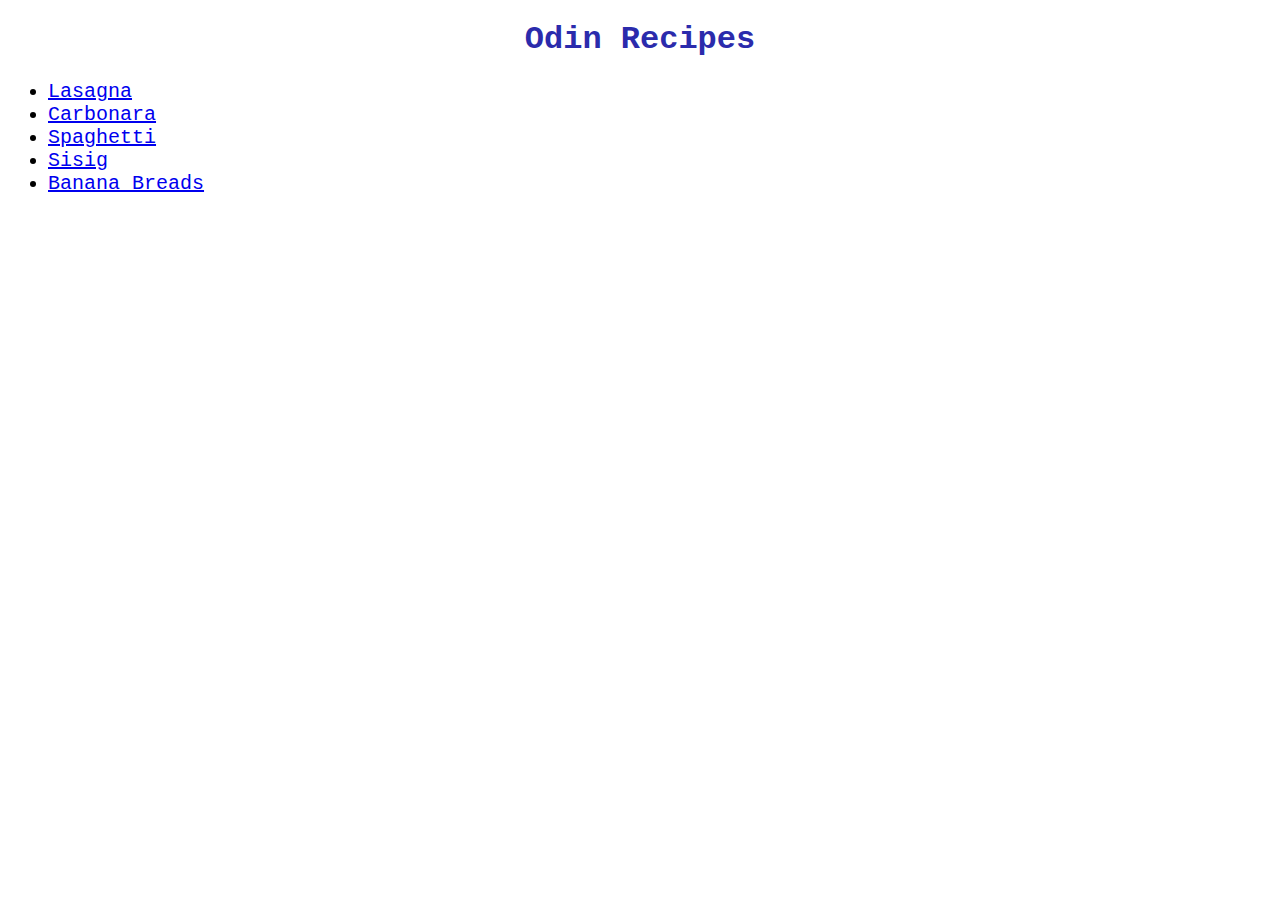
<file: index.html>
<!DOCTYPE html>
<html lang="en">
    <head>
        <meta charset="UTF-8">
        <meta http-equiv="X-UA-Compatible" content="IE=edge">
        <meta name="viewport" content="width=device-width, initial-scale=1.0">
        <title> Odin Recipes </title>
        <link rel="stylesheet" href="styles.css">
    <body>
        <h1> Odin Recipes</h1>
        <ul class="list-main">
            <li> <a href="recipes/lasasgna.html"> Lasagna </a></li>
            <li> <a href="recipes/carbonara.html"> Carbonara </a></li>
            <li> <a href="recipes/spaghetti.html"> Spaghetti </a></li>
            <li><a href="recipes/sisig.html"> Sisig</a></li>
            <li><a href="recipes/banana-bread.html"> Banana Breads</a></li>
        </ul>
    </body>
    </head>
</html>
</file>
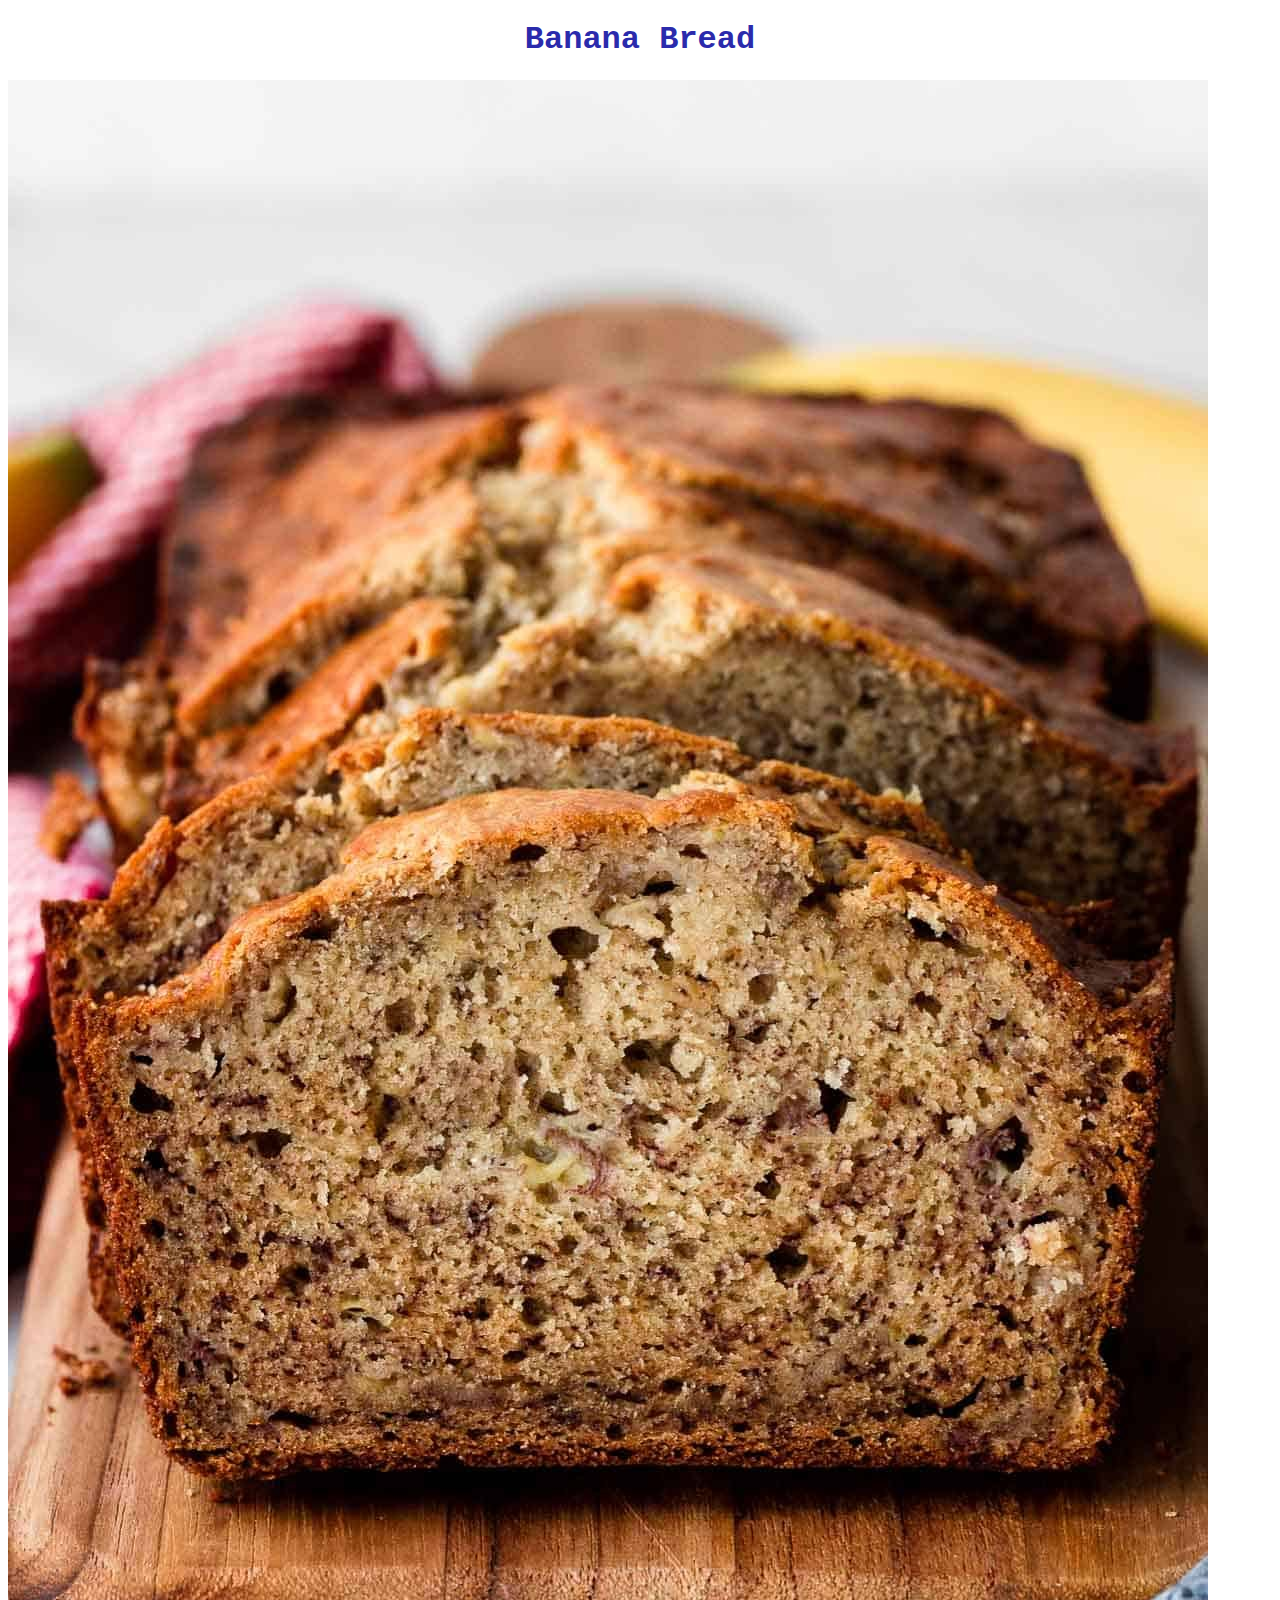
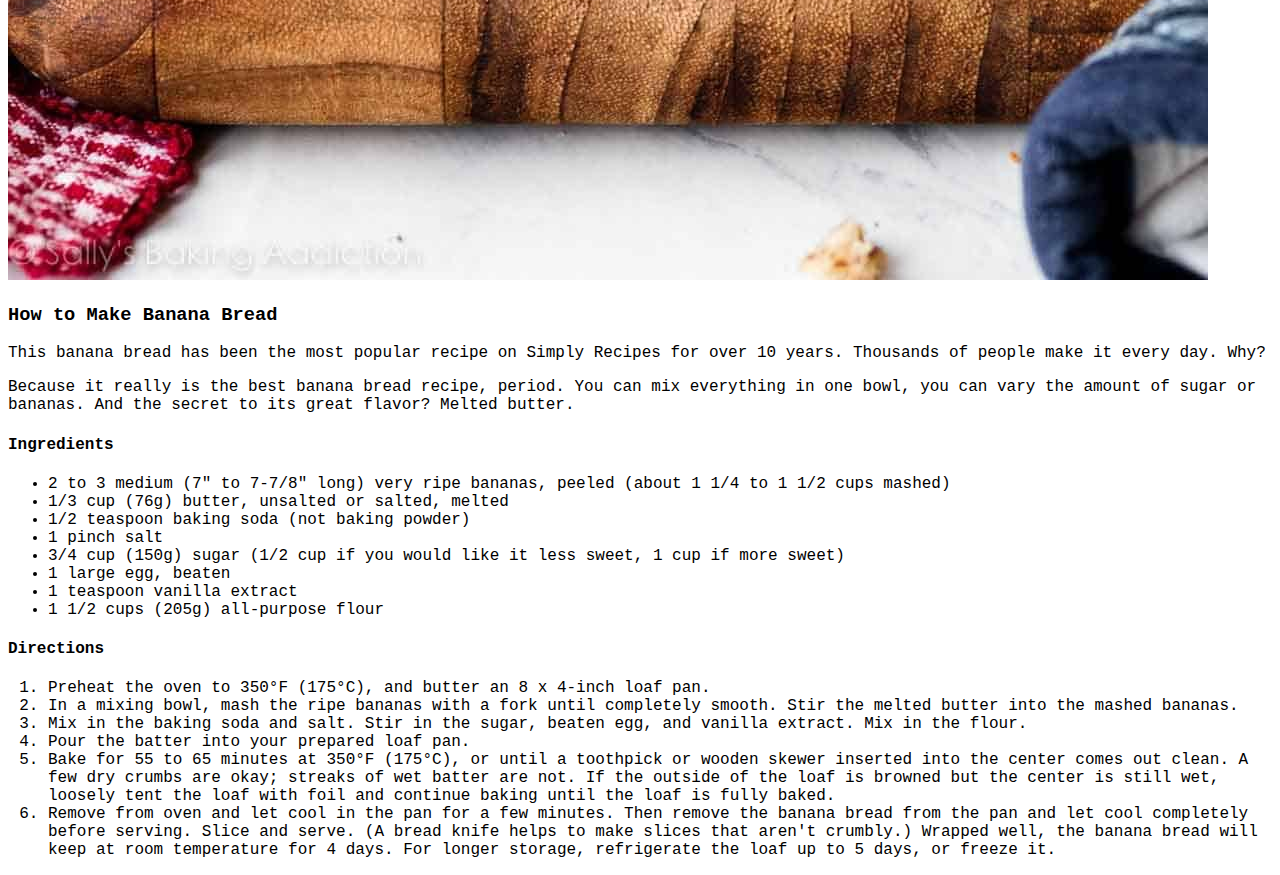
<file: recipes/banana-bread.html>
<!DOCTYPE html>
<html lang="en">
<head>
    <meta charset="UTF-8">
    <meta http-equiv="X-UA-Compatible" content="IE=edge">
    <meta name="viewport" content="width=device-width, initial-scale=1.0">
    <title>Banana Bread</title>
    <link rel="stylesheet" href="../styles.css">
</head>

<body> 
    <h1> Banana Bread</h1>
    <img src="../img/banana-bread.jpg">

    <h3> How to Make Banana Bread</h3>
    <p> This banana bread has been the most popular recipe on Simply Recipes for over 10 years. Thousands of people make it every day. Why? </p>
    <p> Because it really is the best banana bread recipe, period. You can mix everything in one bowl, you can vary the amount of sugar or bananas. And the secret to its great flavor? Melted butter.</p>

    <h4 class="header"> Ingredients</h4>
    <ul> 
        <li> 2 to 3 medium (7" to 7-7/8" long) very ripe bananas, peeled (about 1 1/4 to 1 1/2 cups mashed)</li>
        <li> 1/3 cup (76g) butter, unsalted or salted, melted </li>
        <li> 1/2 teaspoon baking soda (not baking powder) </li>
        <li> 1 pinch salt </li>
        <li> 3/4 cup (150g) sugar (1/2 cup if you would like it less sweet, 1 cup if more sweet) </li>
        <li> 1 large egg, beaten </li>
        <li> 1 teaspoon vanilla extract </li>
        <li> 1 1/2 cups (205g) all-purpose flour</li>
    </ul>

    <h4> Directions </h4>
    <ol> 
        <li> Preheat the oven to 350°F (175°C), and butter an 8 x 4-inch loaf pan. </li>
        <li> In a mixing bowl, mash the ripe bananas with a fork until completely smooth. Stir the melted butter into the mashed bananas.</li>
        <li> Mix in the baking soda and salt. Stir in the sugar, beaten egg, and vanilla extract. Mix in the flour. </li>
        <li> Pour the batter into your prepared loaf pan. </li>
        <li> Bake for 55 to 65 minutes at 350°F (175°C), or until a toothpick or wooden skewer inserted into the center comes out clean. A few dry crumbs are okay; streaks of wet batter are not. If the outside of the loaf is browned but the center is still wet, loosely tent the loaf with foil and continue baking until the loaf is fully baked. </li>
        <li> Remove from oven and let cool in the pan for a few minutes. Then remove the banana bread from the pan and let cool completely before serving. Slice and serve. (A bread knife helps to make slices that aren't crumbly.) Wrapped well, the banana bread will keep at room temperature for 4 days. For longer storage, refrigerate the loaf up to 5 days, or freeze it.</li>
    </ol>
</body>
</html>
</file>
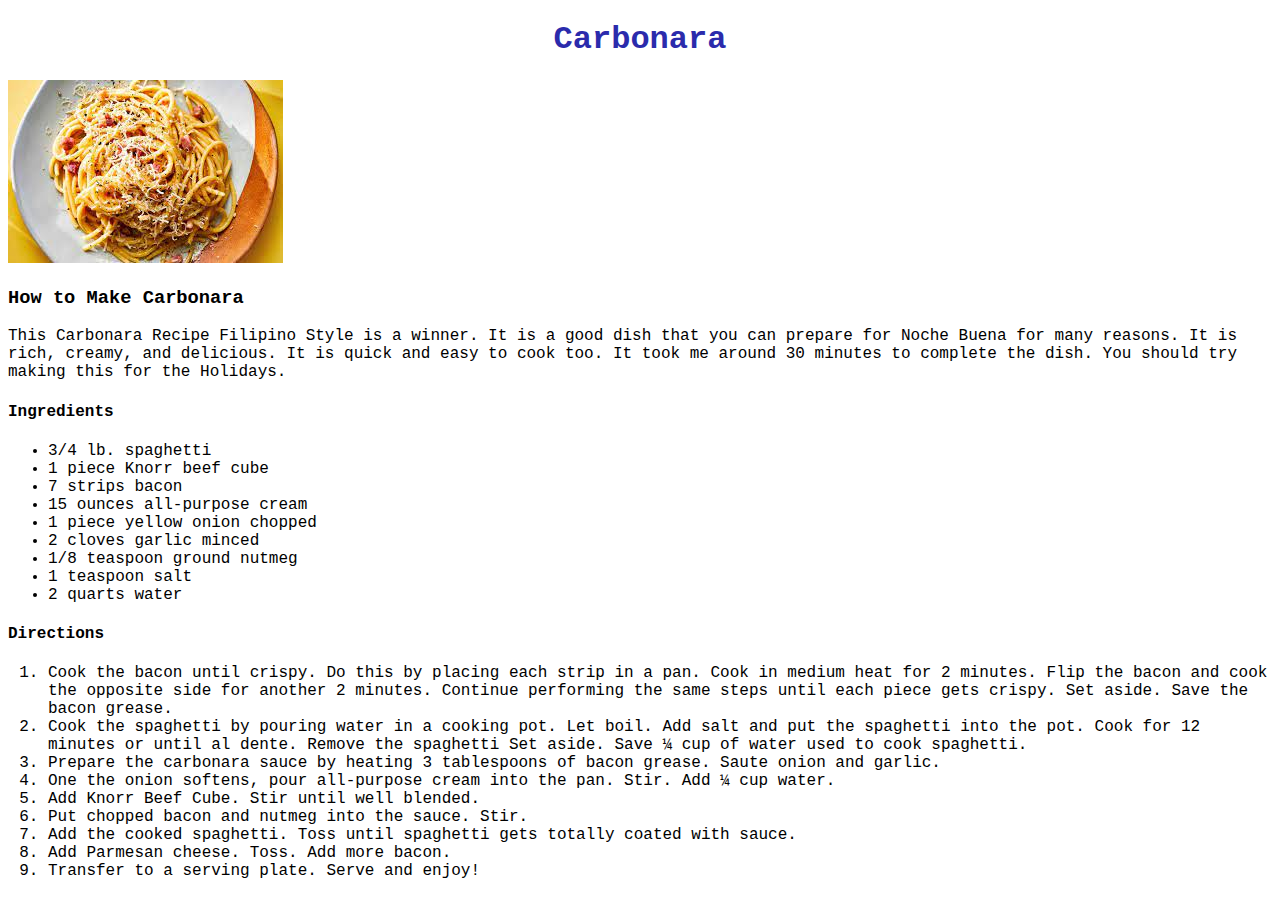
<file: recipes/carbonara.html>
<!DOCTYPE html>
<html lang="en">
    <head> 
        <meta charset=" UTF-8">
        <meta http-equiv="X-UA-Compatible" content="IE=edge">
        <meta name="viewport" content="width=device-width, initial-scale=1.0">
        <title> Carbonara </title>
        <link rel="stylesheet" href="../styles.css">
    </head>

    <body> 
        <h1> Carbonara </h1>
        <img src="../img/carbonara.jpeg">

        <h3> How to Make Carbonara </h3>
        <p> This Carbonara Recipe Filipino Style is a winner. It is a good dish that you can prepare for Noche Buena for many reasons. It is rich, creamy, and delicious. It is quick and easy to cook too. It took me around 30 minutes to complete the dish. You should try making this for the Holidays.</p>

        <h4 class="header"> Ingredients</h4>
        <ul> 
            <li> 3/4 lb. spaghetti </li>
            <li> 1 piece Knorr beef cube </li>
            <li> 7 strips bacon </li>
            <li> 15 ounces all-purpose cream </li>
            <li> 1 piece yellow onion chopped </li>
            <li> 2 cloves garlic minced </li>
            <li> 1/8 teaspoon ground nutmeg </li>
            <li> 1 teaspoon salt </li>
            <li> 2 quarts water </li>
        </ul>

        <h4> Directions </h4>
        <ol> 
            <li> Cook the bacon until crispy. Do this by placing each strip in a pan. Cook in medium heat for 2 minutes. Flip the bacon and cook the opposite side for another 2 minutes. Continue performing the same steps until each piece gets crispy. Set aside. Save the bacon grease. </li>
            <li> Cook the spaghetti by pouring water in a cooking pot. Let boil. Add salt and put the spaghetti into the pot. Cook for 12 minutes or until al dente. Remove the spaghetti Set aside. Save ¼ cup of water used to cook spaghetti. </li>
            <li> Prepare the carbonara sauce by heating 3 tablespoons of bacon grease. Saute onion and garlic. </li>
            <li> One the onion softens, pour all-purpose cream into the pan. Stir. Add ¼ cup water. </li>
            <li> Add Knorr Beef Cube. Stir until well blended. </li>
            <li> Put chopped bacon and nutmeg into the sauce. Stir. </li>
            <li> Add the cooked spaghetti. Toss until spaghetti gets totally coated with sauce. </li>
            <li> Add Parmesan cheese. Toss. Add more bacon. </li>
            <li> Transfer to a serving plate. Serve and enjoy! </li>
        </ol>
    </body>
</html>
</file>
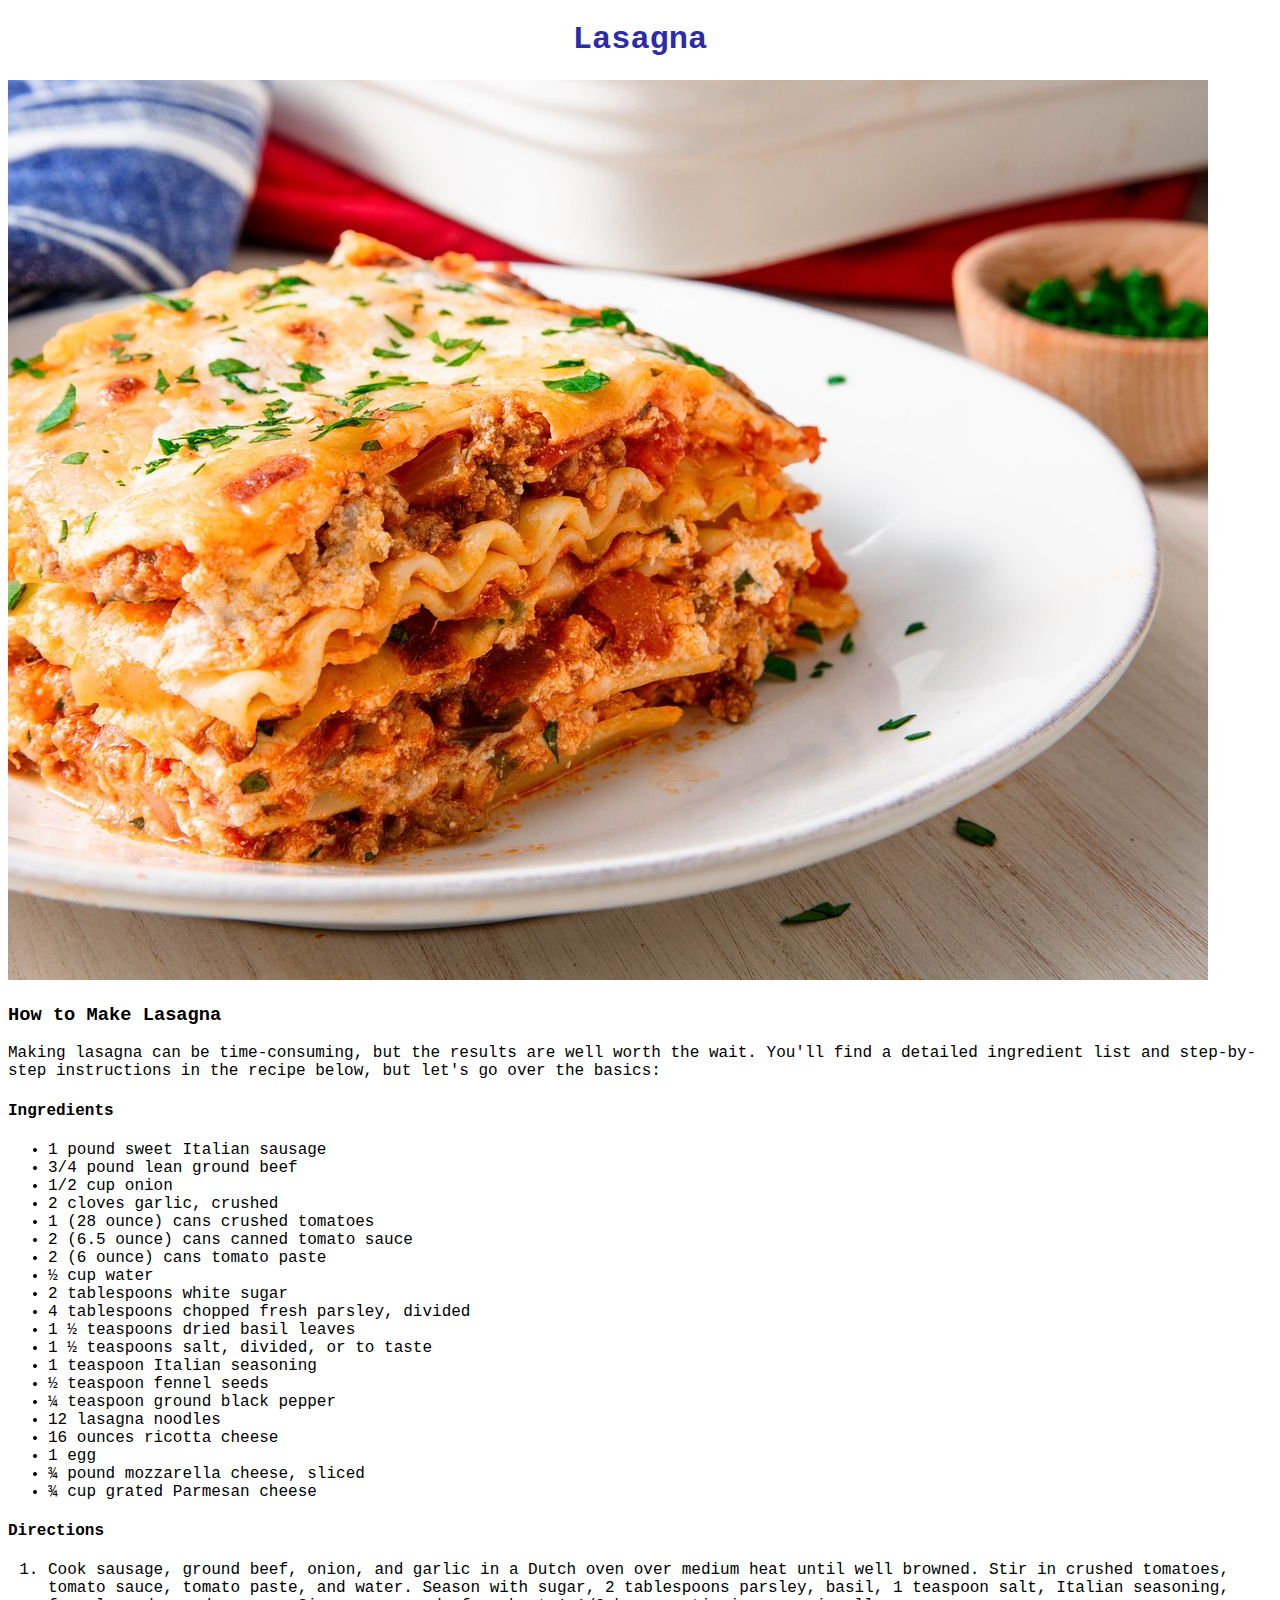
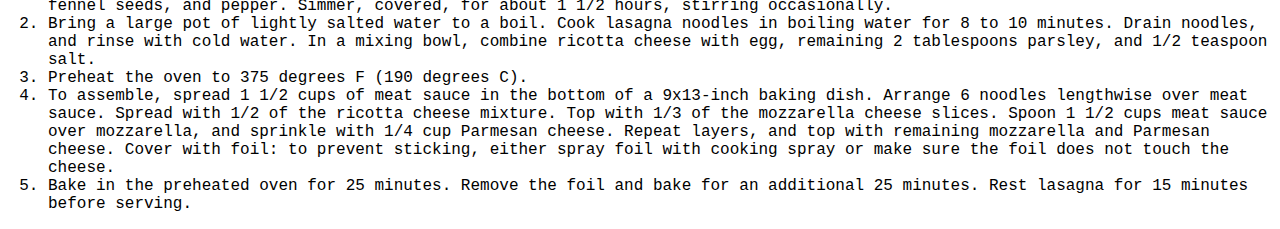
<file: recipes/lasasgna.html>
<!DOCTYPE html> 
<html lang="en">
    <head> 
        <meta charset="UTF-8">
        <meta http-equiv="X-UA-Compatible" content="IE=edge">
        <meta name="viewport" content="width=device-width, initial-scale=1.0">
        <title> Lasagna </title>
        <link rel="stylesheet" href="../styles.css">
    </head>
    <body> 
        <h1> Lasagna </h1>

        <img src="../img/lasagna.jpg">

        <h3> How to Make Lasagna</h3>
        <p> Making lasagna can be time-consuming, but the results are well worth the wait. You'll find a detailed ingredient list and step-by-step instructions in the recipe below, but let's go over the basics:        </p>

        <h4> Ingredients</h4>
        <ul> 
            <li> 1 pound sweet Italian sausage </li>
            <li> 3/4 pound lean ground beef</li>
            <li> 1/2 cup onion </li>
            <li> 2 cloves garlic, crushed </li>
            <li> 1 (28 ounce) cans crushed tomatoes</li>
            <li> 2 (6.5 ounce) cans canned tomato sauce</li>
            <li> 2 (6 ounce) cans tomato paste </li>
            <li> ½ cup water </li>
            <li> 2 tablespoons white sugar </li>
            <li> 4 tablespoons chopped fresh parsley, divided </li>
            <li> 1 ½ teaspoons dried basil leaves </li>
            <li> 1 ½ teaspoons salt, divided, or to taste </li>
            <li> 1 teaspoon Italian seasoning </li>
            <li> ½ teaspoon fennel seeds </li>
            <li> ¼ teaspoon ground black pepper </li>
            <li> 12 lasagna noodles </li>
            <li> 16 ounces ricotta cheese </li>
            <li> 1 egg </li>
            <li> ¾ pound mozzarella cheese, sliced </li>
            <li> ¾ cup grated Parmesan cheese </li>
        </ul>

        <h4> Directions </h4>
        <ol> 
            <li> Cook sausage, ground beef, onion, and garlic in a Dutch oven over medium heat until well browned. Stir in crushed tomatoes, tomato sauce, tomato paste, and water. Season with sugar, 2 tablespoons parsley, basil, 1 teaspoon salt, Italian seasoning, fennel seeds, and pepper. Simmer, covered, for about 1 1/2 hours, stirring occasionally.</li>
            <li> Bring a large pot of lightly salted water to a boil. Cook lasagna noodles in boiling water for 8 to 10 minutes. Drain noodles, and rinse with cold water. In a mixing bowl, combine ricotta cheese with egg, remaining 2 tablespoons parsley, and 1/2 teaspoon salt. </li>
            <li> Preheat the oven to 375 degrees F (190 degrees C).</li>
            <li> To assemble, spread 1 1/2 cups of meat sauce in the bottom of a 9x13-inch baking dish. Arrange 6 noodles lengthwise over meat sauce. Spread with 1/2 of the ricotta cheese mixture. Top with 1/3 of the mozzarella cheese slices. Spoon 1 1/2 cups meat sauce over mozzarella, and sprinkle with 1/4 cup Parmesan cheese. Repeat layers, and top with remaining mozzarella and Parmesan cheese. Cover with foil: to prevent sticking, either spray foil with cooking spray or make sure the foil does not touch the cheese. </li>
            <li> Bake in the preheated oven for 25 minutes. Remove the foil and bake for an additional 25 minutes. Rest lasagna for 15 minutes before serving.</li>
        </ol>
    </body>
</html>
</file>
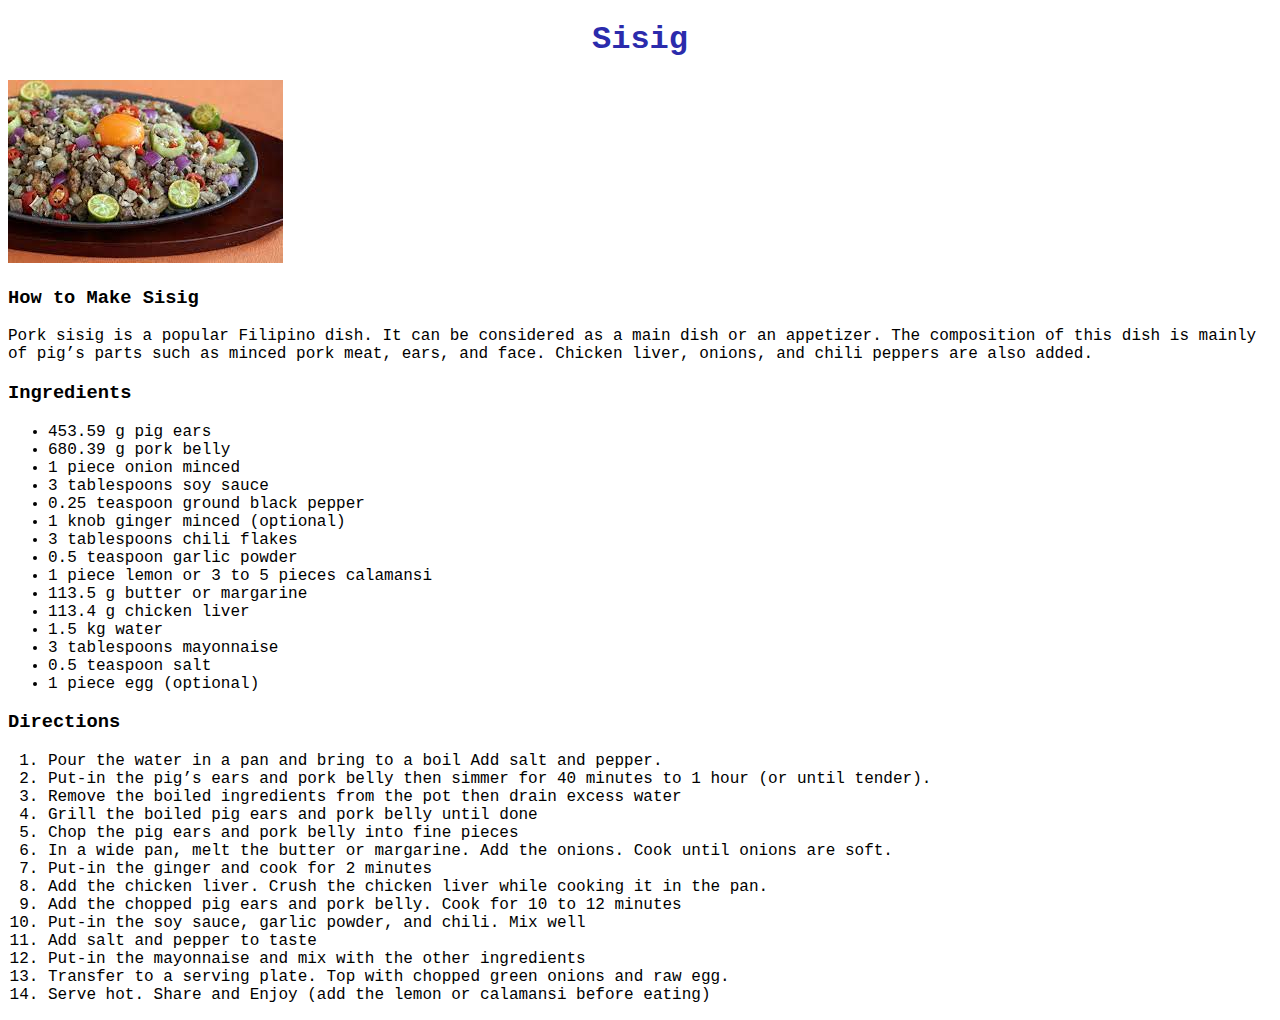
<file: recipes/sisig.html>
<!DOCTYPE html> 
<html>
    <head> 
        <meta charset="UTF-8">
        <meta http-equiv="X-UA-Compatible" content="IE=edge">
        <meta name="viewport" content="width=device-width, initial-scale=1.0">
        <title> Sisig </title>
        <link rel="stylesheet" href="../styles.css">
    </head>

    <body> 
        <h1> Sisig </h1>
        <img src="../img/sisig.jpeg">

        <h3> How to Make Sisig </h3>
        <p> Pork sisig is a popular Filipino dish. It can be considered as a main dish or an appetizer. The composition of this dish is mainly of pig’s parts such as minced pork meat, ears, and face. Chicken liver, onions, and chili peppers are also added.</p>

        <h3> Ingredients </h3>
        <ul> 
            <li>453.59 g pig ears</li>
            <li>680.39 g pork belly</li>
            <li> 1 piece onion minced</li>
            <li> 3 tablespoons soy sauce</li>
            <li> 0.25 teaspoon ground black pepper</li>
            <li> 1 knob ginger minced (optional) </li>
            <li> 3 tablespoons chili flakes </li>
            <li> 0.5 teaspoon garlic powder</li>
            <li> 1 piece lemon or 3 to 5 pieces calamansi </li>
            <li> 113.5 g butter or margarine </li>
            <li> 113.4 g chicken liver </li>
            <li> 1.5 kg water </li>
            <li> 3 tablespoons mayonnaise </li>
            <li> 0.5 teaspoon salt</li>
            <li> 1 piece egg (optional)</li>
        </ul>
        
        <h3> Directions</h3>
        <ol>
            <li>Pour the water in a pan and bring to a boil Add salt and pepper.</li>
            <li> Put-in the pig’s ears and pork belly then simmer for 40 minutes to 1 hour (or until tender). </li>
            <li> Remove the boiled ingredients from the pot then drain excess water</li>
            <li> Grill the boiled pig ears and pork belly until done</li>
            <li> Chop the pig ears and pork belly into fine pieces </li>
            <li> In a wide pan, melt the butter or margarine. Add the onions. Cook until onions are soft.</li>
            <li> Put-in the ginger and cook for 2 minutes </li>
            <li> Add the chicken liver. Crush the chicken liver while cooking it in the pan.</li>
            <li> Add the chopped pig ears and pork belly. Cook for 10 to 12 minutes</li>
            <li> Put-in the soy sauce, garlic powder, and chili. Mix well</li>
            <li> Add salt and pepper to taste </li>
            <li> Put-in the mayonnaise and mix with the other ingredients</li>
            <li> Transfer to a serving plate. Top with chopped green onions and raw egg.</li>
            <li> Serve hot. Share and Enjoy (add the lemon or calamansi before eating) </li>
        </ol>
</html>
</file>
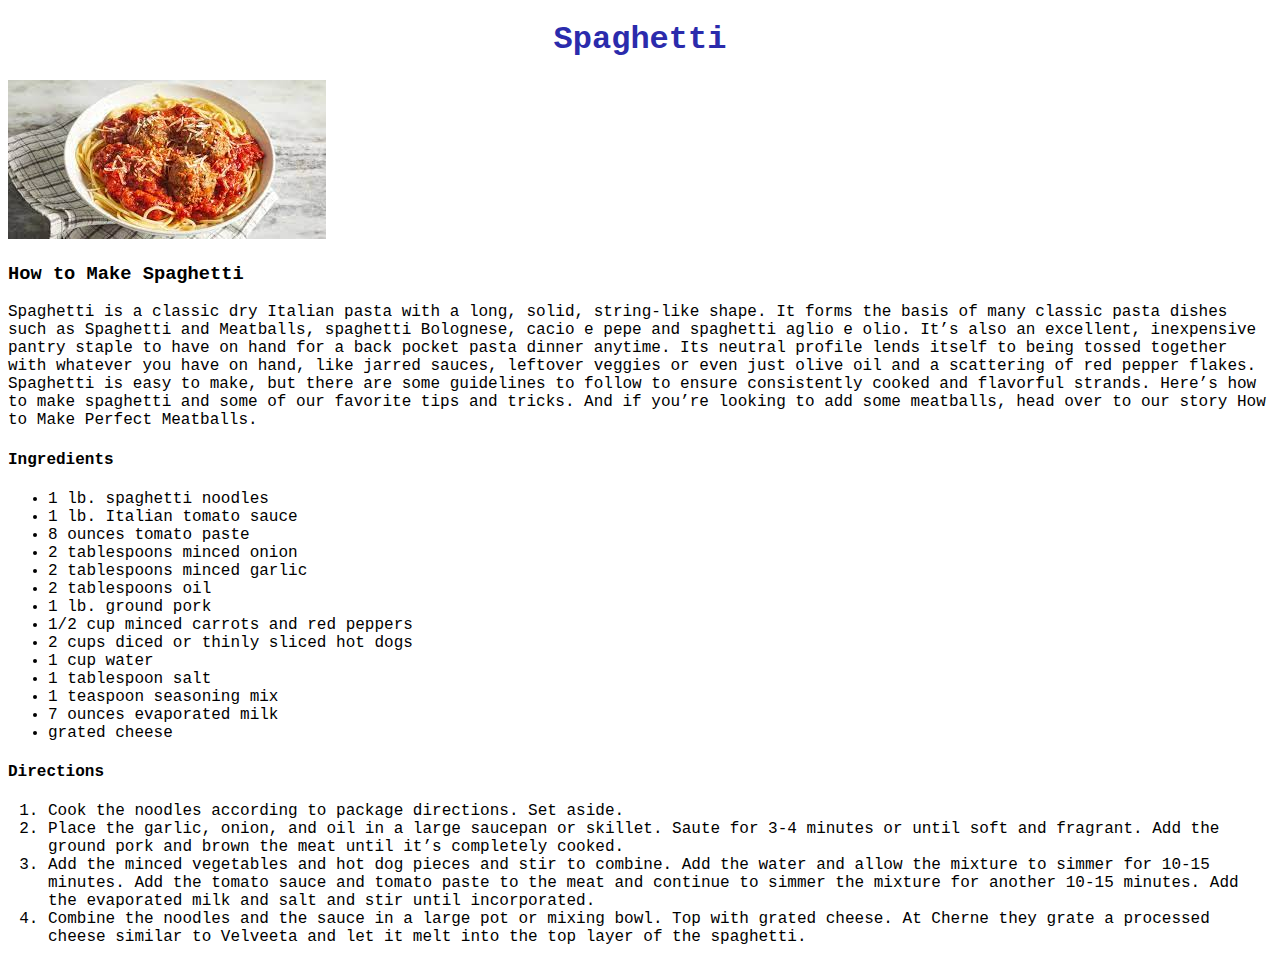
<file: recipes/spaghetti.html>
<!DOCTYPE html>
<html lang=" en"> 
    <head> 
        <meta charset="UTF-8">
        <meta http-equiv="X-UA-Compatible" content="IE=edge">
        <meta name="viewport" content="width=device-width, initial-scale=1.0">
        <title> Spaghetti</title>
        <link rel="stylesheet" href="../styles.css">
    </head>

    <body> 
        <h1> Spaghetti</h1>
        <img src="../img/spaghetti.jpeg"> 
        
        <h3> How to Make Spaghetti</h3>
        <p> Spaghetti is a classic dry Italian pasta with a long, solid, string-like shape. It forms the basis of many classic pasta dishes such as Spaghetti and Meatballs, spaghetti Bolognese, cacio e pepe and spaghetti aglio e olio. It’s also an excellent, inexpensive pantry staple to have on hand for a back pocket pasta dinner anytime. Its neutral profile lends itself to being tossed together with whatever you have on hand, like jarred sauces, leftover veggies or even just olive oil and a scattering of red pepper flakes. Spaghetti is easy to make, but there are some guidelines to follow to ensure consistently cooked and flavorful strands. Here’s how to make spaghetti and some of our favorite tips and tricks. And if you’re looking to add some meatballs, head over to our story How to Make Perfect Meatballs.</p>

        <h4> Ingredients</h4>
        <ul>
            <li> 1 lb. spaghetti noodles</li>
            <li> 1 lb. Italian tomato sauce </li>
            <li> 8 ounces tomato paste</li>
            <li> 2 tablespoons minced onion</li>
            <li> 2 tablespoons minced garlic</li>
            <li> 2 tablespoons oil</li>
            <li> 1 lb. ground pork </li>
            <li> 1/2 cup minced carrots and red peppers</li>
            <li> 2 cups diced or thinly sliced hot dogs </li>
            <li> 1 cup water </li>
            <li> 1 tablespoon salt </li>
            <li> 1 teaspoon seasoning mix</li>
            <li> 7 ounces evaporated milk </li>
            <li> grated cheese </li>
        </ul>

        <h4> Directions</h4>
        <ol>   
            <li> Cook the noodles according to package directions. Set aside.</li>
            <li> Place the garlic, onion, and oil in a large saucepan or skillet. Saute for 3-4 minutes or until soft and fragrant. Add the ground pork and brown the meat until it’s completely cooked.</li>
            <li> Add the minced vegetables and hot dog pieces and stir to combine. Add the water and allow the mixture to simmer for 10-15 minutes. Add the tomato sauce and tomato paste to the meat and continue to simmer the mixture for another 10-15 minutes. Add the evaporated milk and salt and stir until incorporated.</li>
            <li> Combine the noodles and the sauce in a large pot or mixing bowl. Top with grated cheese. At Cherne they grate a processed cheese similar to Velveeta and let it melt into the top layer of the spaghetti. </li>
        </ol>

    </body>
</html>
</file>
<file: styles.css>
* {
    font-family: 'Courier New', Courier, monospace;
}

H1 {
    color: rgb(43, 43, 172);
    text-align: center;
    font-size: bold;
}

body { 
    font size: 18px;
}

.list-main {
    font-size: 20px;
}
</file>
